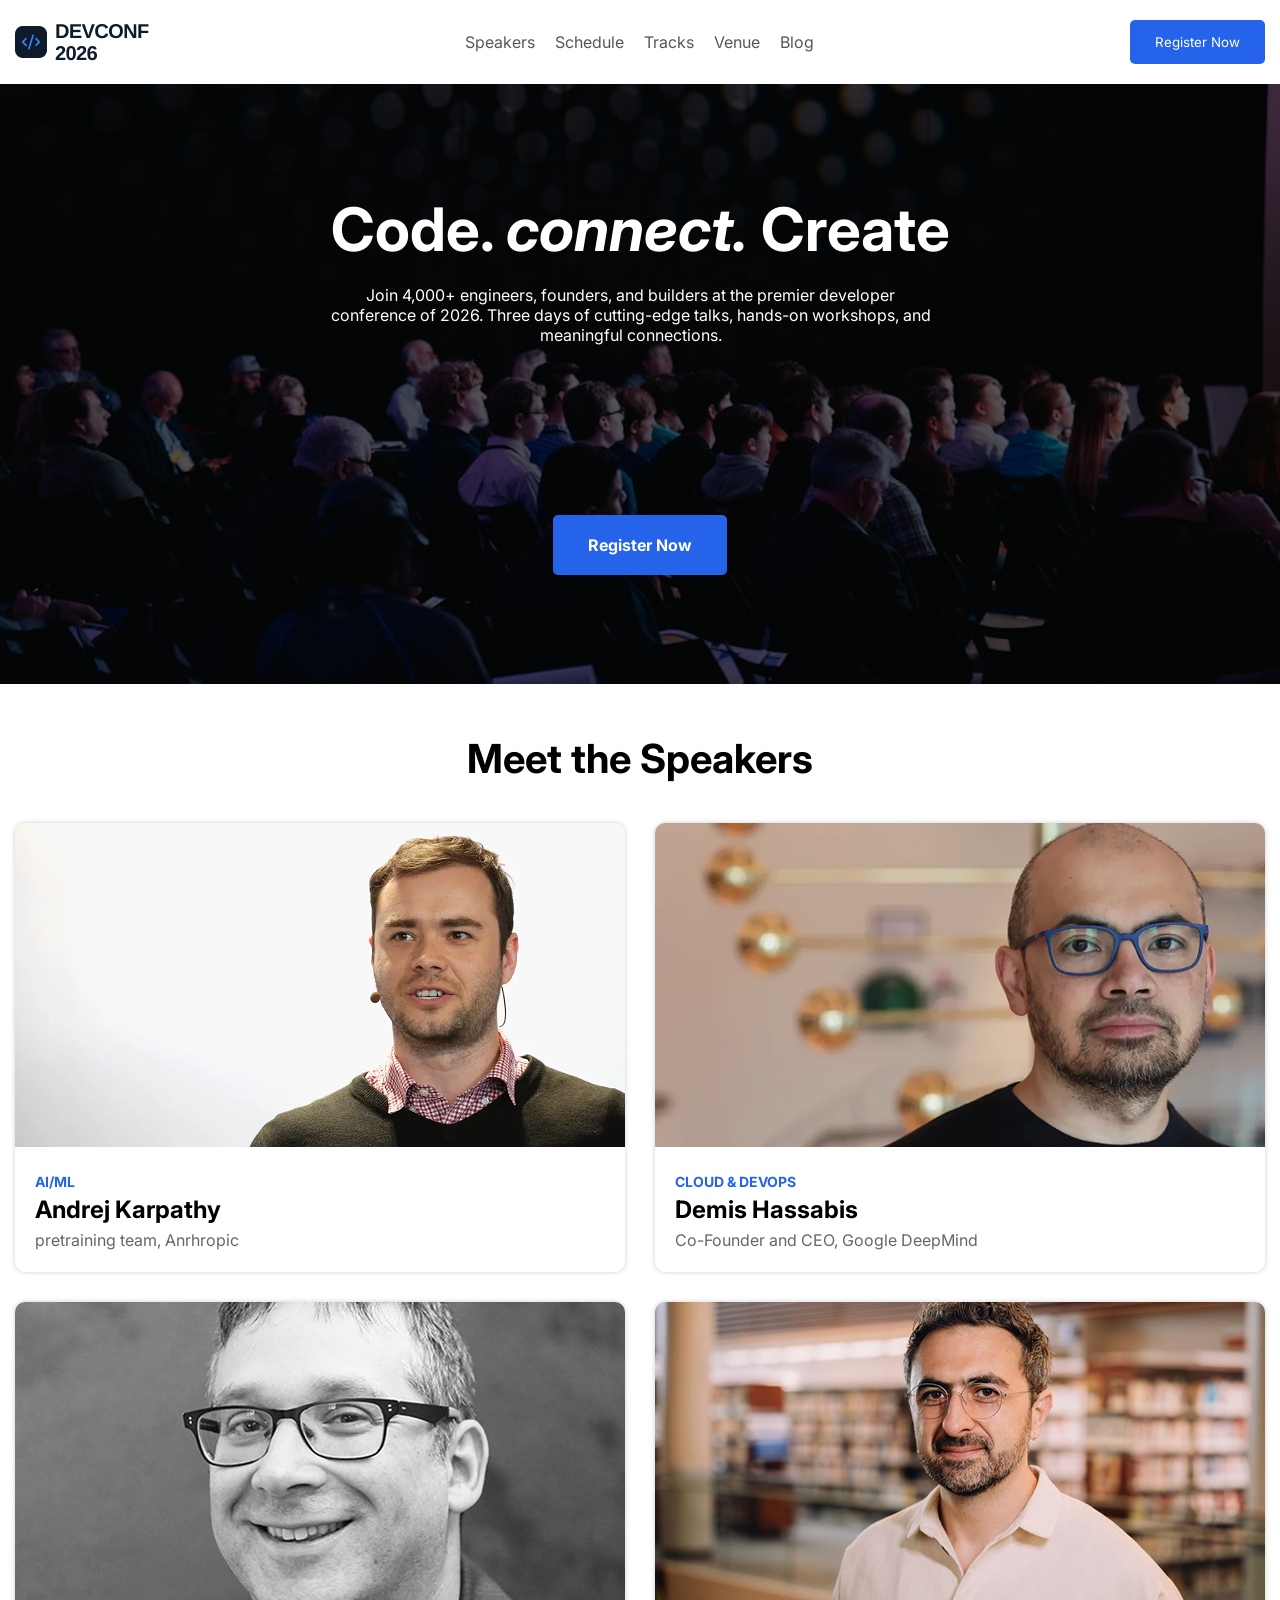
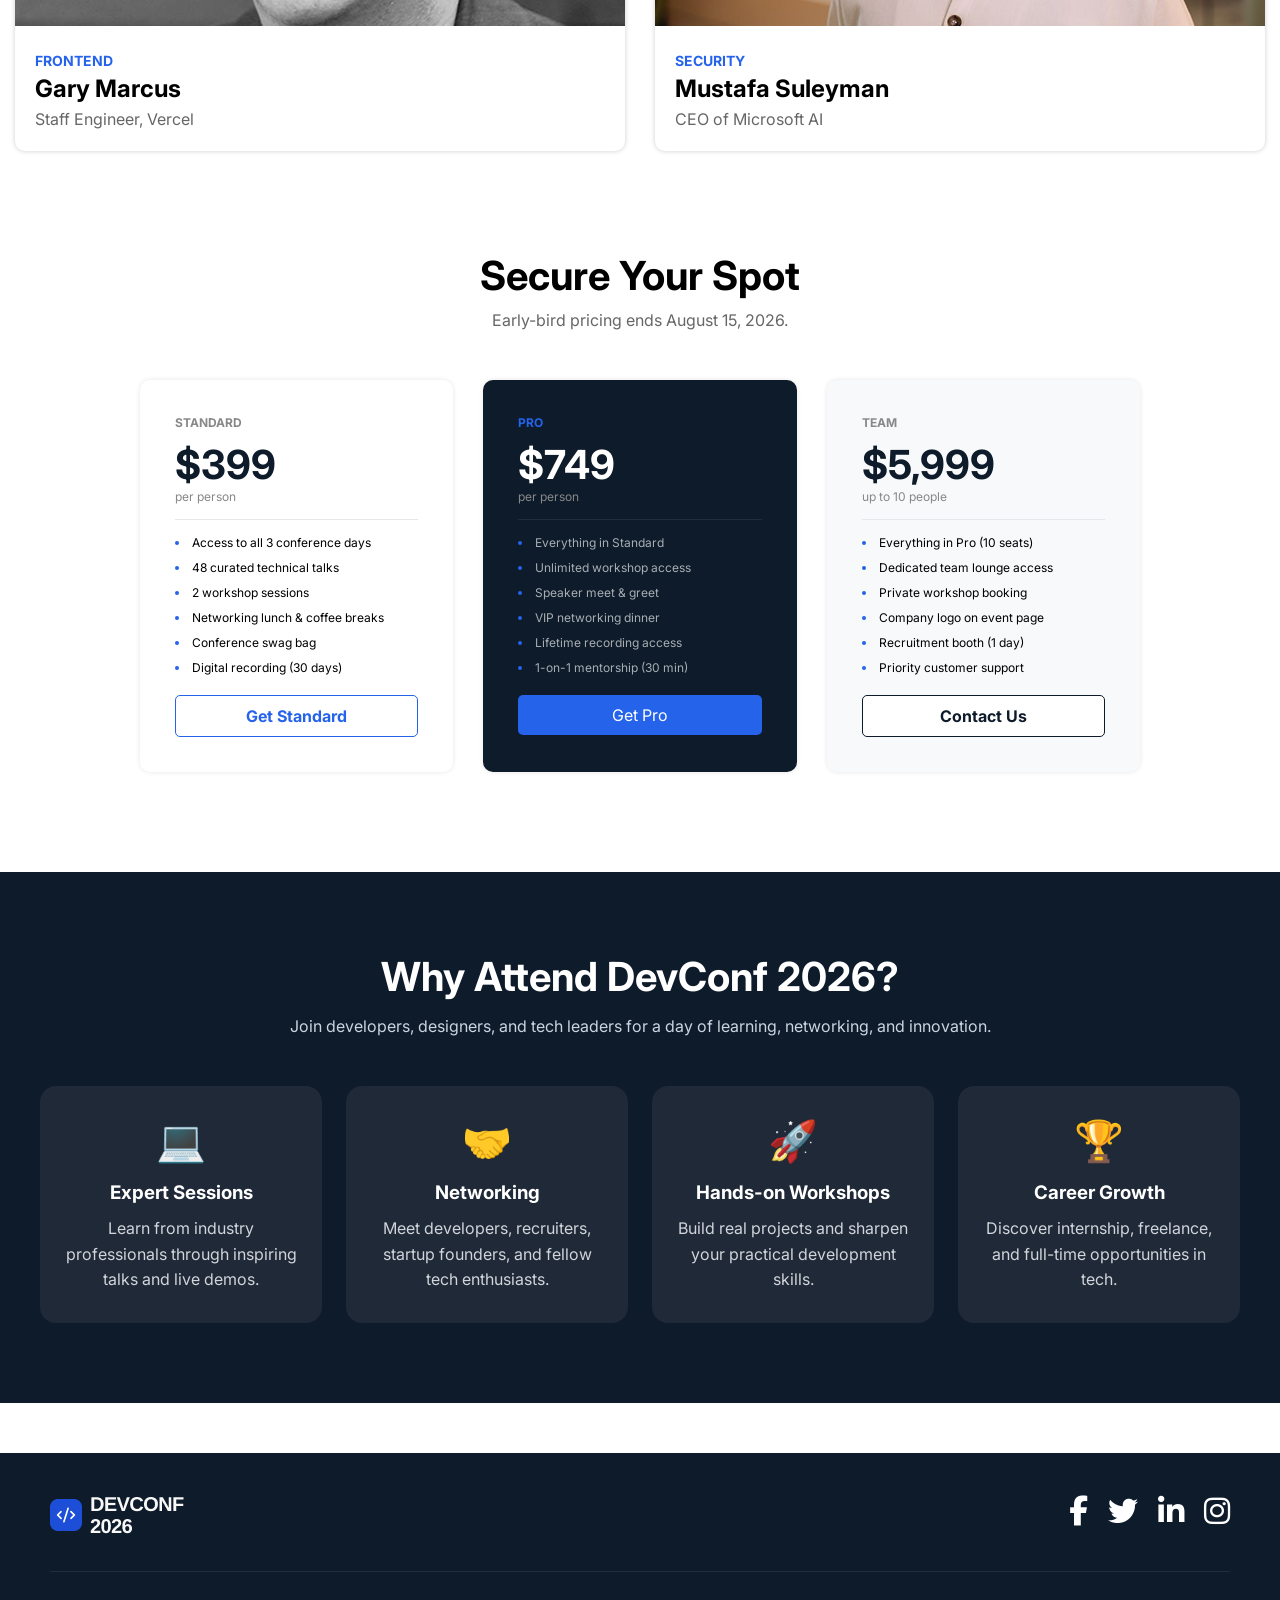
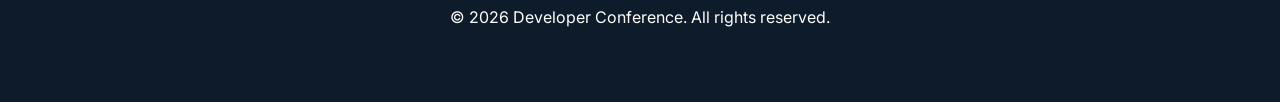
<file: index.html>
<!DOCTYPE html>
<html lang="en">

<head>
    <meta charset="UTF-8">
    <meta name="viewport" content="width=device-width, initial-scale=1.0">
    <title>Document</title>

    <link rel="stylesheet" href="./style.css">
    <!--font-awesome -->
    <link rel="stylesheet" href="https://cdnjs.cloudflare.com/ajax/libs/font-awesome/6.5.2/css/all.min.css">

    <!-- google fonts -->
    <link rel="preconnect" href="https://fonts.googleapis.com">
    <link rel="preconnect" href="https://fonts.gstatic.com" crossorigin>
    <link href="https://fonts.googleapis.com/css2?family=Inter:wght@300;400;500;600;700&display=swap" rel="stylesheet">
</head>

<body>

    <header class="container">
        <nav>

            <img src="./images/logo.png">

            <ul>
                <li>Speakers</li>
                <li>Schedule</li>
                <li>Tracks</li>
                <li>Venue</li>
                <li>Blog</li>
            </ul>

            <button class="nav-button">Register Now</button>

        </nav>
    </header>
    <!-- hero section start   -->
    <section class="hero">
        <div class="hero-content">
            <h1>Code. <em>connect.</em> Create</h1>
            <p>Join 4,000+ engineers, founders, and builders at the premier developer conference of 2026. Three days of
                cutting-edge talks, hands-on workshops, and meaningful connections.</p>
            <button class="hero-button">Register Now</button>
        </div>
    </section>
    <!-- hero section end     -->

    <!-- meet the speakers section start -->
    <section class="speakers container">
        <h2 class="section-two-heading">Meet the Speakers</h2>
        <div class="speakers-container">
            <div class="speakers-card">
                <img src="./images/andrej.png" alt="Andrej Karpathy">
                <div class="speakers-card-text">
                    <h5>AI/ML</h5>
                    <h3>Andrej Karpathy</h3>
                    <p>pretraining team, Anrhropic</p>
                </div>
            </div>
            <div class="speakers-card">
                <img src="./images/demis.png" alt="Demis Hassabis">
                <div class="speakers-card-text">

                    <h5>CLOUD & DEVOPS</h5>
                    <h3>Demis Hassabis</h3>
                    <p>Co-Founder and CEO, Google DeepMind</p>
                </div>
            </div>
            <div class="speakers-card">
                <img src="./images/gary.png" alt="Gary Marcus">

                <div class="speakers-card-text">
                    <h5>FRONTEND</h5>
                    <h3>Gary Marcus</h3>
                    <p>Staff Engineer, Vercel</p>
                </div>
            </div>
            <div class="speakers-card">
                <img src="./images/mustafa.png" alt="Mustafa Suleyman">

                <div class="speakers-card-text">
                    <h5>SECURITY</h5>
                    <h3>Mustafa Suleyman</h3>
                    <p>CEO of Microsoft AI</p>
                </div>
            </div>
        </div>
    </section>
    <!-- Meet the speakers section end -->

    <!-- Secure Your Spot section start -->
    <section class="spot-container">
        <div class="Secure-your-spot">
            <h1>Secure Your Spot</h1>
            <p>Early-bird pricing ends August 15, 2026.</p>
        </div>
        <!-- pricing cards start -->
        <div class="pricing-container">
            <div class="pricing-card">
                <div class="card-head">
                    <h6>STANDARD</h6>
                    <p class="price">$399</p>
                    <p class="head-bottom">per person</p>
                    <hr class="card-head-hr">
                </div>
                <ol>
                    <li>Access to all 3 conference days</li>
                    <li>48 curated technical talks</li>
                    <li>2 workshop sessions</li>
                    <li>Networking lunch & coffee breaks</li>
                    <li>Conference swag bag</li>
                    <li>Digital recording (30 days)</li>
                </ol>
                <button class="button-1">Get Standard</button>
            </div>

            <div class="pricing-card design-card">
                <div class="card-head">
                    <h6 class="second-card-head-text">PRO</h6>
                    <p class="middle-card-price">$749</p>
                    <p class="head-bottom">per person</p>
                </div>
                <hr class="card-head-hr-middle">
                <ol class="second-card-ol">
                    <li>Everything in Standard</li>
                    <li>Unlimited workshop access</li>
                    <li>Speaker meet & greet</li>
                    <li>VIP networking dinner</li>
                    <li>Lifetime recording access</li>
                    <li>1-on-1 mentorship (30 min)</li>
                </ol>
                <button class="button-2">Get Pro</button>
            </div>

            <div class="pricing-card last-pricing-card">
                <div class="card-head">
                    <h6>TEAM</h6>
                    <p class="price">$5,999</p>
                    <p class="head-bottom">up to 10 people</p>
                </div>
                <hr class="card-head-hr">
                <ol>
                    <li>Everything in Pro (10 seats)</li>
                    <li>Dedicated team lounge access</li>
                    <li>Private workshop booking</li>
                    <li>Company logo on event page</li>
                    <li>Recruitment booth (1 day)</li>
                    <li>Priority customer support</li>
                </ol>
                <button class="button-3">Contact Us</button>
            </div>
        </div>
    </section>

    <!-- Secure Your Spot section end -->

    <!-- Placeholder section_AI challenge Start  -->

    <section class="why-attend container">

        <div class="container">
            <h2>Why Attend DevConf 2026?</h2>
            <p>Join developers, designers, and tech leaders for a day of learning, networking, and innovation.</p>

            <div class="features">
                <div class="feature-card">
                    <div class="icon">💻</div>
                    <h3>Expert Sessions</h3>
                    <p>Learn from industry professionals through inspiring talks and live demos.</p>
                </div>

                <div class="feature-card">
                    <div class="icon">🤝</div>
                    <h3>Networking</h3>
                    <p>Meet developers, recruiters, startup founders, and fellow tech enthusiasts.</p>
                </div>

                <div class="feature-card">
                    <div class="icon">🚀</div>
                    <h3>Hands-on Workshops</h3>
                    <p>Build real projects and sharpen your practical development skills.</p>
                </div>

                <div class="feature-card">
                    <div class="icon">🏆</div>
                    <h3>Career Growth</h3>
                    <p>Discover internship, freelance, and full-time opportunities in tech.</p>
                </div>
            </div>
        </div>
    </section>

    <!-- Placeholder section_AI challenge end   -->

    <!-- Footer section start -->
    <footer class="footer">
        <div class="footer-content ">
            <div class="footer-logo">
                <img src="./images/footer-logo.png">
            </div>

            <div class="footer-icons">
                <a href="#"><i class="fab fa-facebook-f"></i></a>
                <a href="#"><i class="fab fa-twitter"></i></a>
                <a href="#"><i class="fab fa-linkedin-in"></i></a>
                <a href="#"><i class="fab fa-instagram"></i></a>
            </div>
        </div>
        <hr class="footer-hr ">
        <p class="footer-text ">&copy; 2026 Developer Conference. All rights reserved.</p>

    </footer>
    <!-- Footer section end -->
</body>

</html>
</file>
<file: style.css>
*{
    margin: 0;
    padding: 0;
    font-family: "Inter", sans-serif;
}
.container{
    max-width: 1250px;
    margin: auto;
}

header{
    background-color: #ffffff;
    
    
}

nav{
    display: flex;
    justify-content: space-between;
    font-size: 16px;
    color: #575757;
    margin: auto;
    margin-top: 20px;
    margin-bottom: 20px;

}

ul{
    display: flex;
    justify-content: space-between;
    align-items: center;
    gap: 20px;
    list-style-type: none;
   
 
}

nav .nav-button{
    background-color: #2563EB;
    color: #ffffff;
    padding: 0px 25px;
    border: none;
    border-radius: 5px;
    cursor: pointer;
}
/*  */

.hero{
    background-image:linear-gradient(rgba(0,0,0,0.65), rgba(0,0,0,0.65)), url('./images/banner.jpg');
    background-size: cover;
    background-position: center;
    height: 600px;
    display: flex;
    justify-content: center;
    align-items: center;
    color: #ffffff;
    text-align: center;
}

.hero-content{
    max-width: 800px;
}
.hero h1{
    font-size: 60px;
    font-weight: bold;
    margin-bottom: 20px;
}
.hero p{
    max-width: 600px;
    font-size: 16px; 
    margin-bottom: 20px;
}
.hero .hero-button{
    background-color:  #2563EB;
    color: #ffffff;
    padding: 20px 35px;
    border: none;
    border-radius: 5px;
    cursor: pointer;
    font-size: 16px;
    font-weight: bold;
    margin-top: 150px;
}

/*meet the speakers start*/
.speakers{
    
    margin-top: 50px;
}
.speakers h2{
    text-align: center;
    color: #000000;
    font-size: 40px;
    margin-bottom: 40px;
}
.speakers-container{
    display: grid;
    grid-template-columns: repeat(2, 1fr);
    gap: 30px;
    margin-bottom: 50px;
}
.speakers-card{
    overflow: hidden;
    border-radius: 10px;
    box-shadow: 0px 0px 5px 0px rgba(0, 0, 0, 0.2);
}
.speakers-card-text{
    padding: 20px;
    line-height: 1.5;
}
.speakers-card-text h3{
    font-size: 24px;
    font-weight: bold;
    
}
.speakers-card-text p{
    font-size: 16px;
    color: #666666;
}
.speakers-card-text h5{
    font-size: 14px;
    font-weight: bold;
    color: #2563EB;
}

 /*meet the speakers end*/

/* secure your spot section start */

.spot-container{
    max-width: 1000px;
    margin-top: 150px;
    margin:auto;
    
}
.Secure-your-spot{
    margin-top: 100px;
    text-align: center;
}
.Secure-your-spot h1{
    font-size: 40px;
    font-weight: bold;
    margin-bottom: 10px;
}
.Secure-your-spot p{
    font-size: 16px;
    color: #666666;
    
}
.card-head h6{
    font-size: 12px;
    color: #888888;
    margin-bottom: 10px;
}
.card-head .price{
    font-size: 40px;
    font-weight: bold;
    color: #0D1B2A;    
}
.card-head .middle-card-price{
    font-size: 40px;
    font-weight: bold;
    color: #ffffff;    
}
.card-head p.head-bottom{
    font-size: 12px;
    color: #888888;
}

.card-head-hr{
    margin: 15px 0;
    border: none;
    border-top: 1px solid #E5E7EB;
}
.card-head-hr-middle{
    margin: 15px 0;
    border: none;
    border-top: 1px solid #ffffff14;
}

.pricing-container{
    display: flex;
    justify-content: center;
    align-items: stretch;
    gap: 30px;
}

.pricing-container .pricing-card{
    flex: 1;
    display: flex;
    flex-direction: column;
    margin-top: 50px;
    border-radius: 10px;
    box-shadow: 0px 0px 5px 0px rgba(0, 0, 0, 0.1);
    padding:35px;
    
}
.pricing-container .last-pricing-card{
    flex: 1;
    display: flex;
    flex-direction: column;
    background-color: #F8F9FB;
    margin-top: 50px;
    border-radius: 10px;
    box-shadow: 0px 0px 5px 0px rgba(0, 0, 0, 0.1);
    padding:35px;
       
}
.design-card{
    background-color: #0D1B2A;
     
}
h6.second-card-head-text{
    color: #2563EB;
}
ol.second-card-ol{
    color: #ffffffa4;
}
.pricing-container .pricing-card ol{
    list-style-type: disc;
    list-style-position: inside;   
}
.pricing-container .pricing-card ol li{
    
    font-size: 12px;
    margin-bottom: 10px;
}
.pricing-container .pricing-card ol li::marker{
    color: #2563EB;

}
.button-1{
    font-size: 16px;
    font-weight: bold;
    background-color: #ffffff;
    width: 100%;
    padding: 10px 25%;
    margin-top: 10px;
    border:1px solid #2563EB;
    border-radius: 5px;
    color: #2563EB;
    cursor: pointer;

}

.button-2{
    font-size: 16px;
    width: 100%;
    padding: 10px 25%;
    margin-top: 10px;
    border-radius: 5px;
    background-color: #2563EB;
    color: #ffffff;
    border: none;
    cursor: pointer;

}
.button-3{
    font-size: 16px;
    font-weight: bold;
    background-color: #ffffff;
    width: 100%;
    padding: 10px 25%;
    margin-top: 10px;
    border: 1px solid #0D1B2A;
    border-radius: 5px;
    color: #0D1B2A;
    cursor: pointer;

}
/* secure your spot end */

/* Placeholder section_AI challenge start */

.why-attend {
    margin-top: 100px;
  padding: 80px 20px;
  background: #0D1B2A;
  color: #fff;
}

.why-attend .container {
  max-width: 1200px;
  margin: 0 auto;
  text-align: center;
}

.why-attend h2 {
  font-size: 2.5rem;
  margin-bottom: 15px;
}

.why-attend p {
  color: #cbd5e1;
  margin-bottom: 50px;
}

.features {
  display: grid;
  grid-template-columns: repeat(auto-fit, minmax(240px, 1fr));
  gap: 24px;
}

.feature-card {
  background: #1f2937;
  padding: 30px 24px;
  border-radius: 16px;
  transition: transform 0.3s ease, box-shadow 0.3s ease;
}

.icon {
  font-size: 2.5rem;
  margin-bottom: 16px;
}

.feature-card h3 {
  margin-bottom: 12px;
}

.feature-card p {
  margin: 0;
  color: #d1d5db;
  line-height: 1.6;
}
/* Placeholder section_AI challenge end */

/* Footer section start */
.footer{
    background-color: #0D1B2A;
    color: #ffffff;
    margin-top: 50px;
    padding: 25px 50px;
}
.footer-content{
    display: flex;
    justify-content: space-between;
    padding: 15px 0;
}

.footer-icons{
    display: flex;
    gap: 20px;
}

.footer-icons a{
    font-size: 30px;
    color: #ffffff;
}
.footer-hr{
    width: 100%;
    margin: 15px 0;
    border: none;
    border-top: 1px solid #ffffff14;
}
.footer-text{
    margin-top: 35px;
    margin-bottom: 50px;
    font-size: 16px;
    text-align: center;
}
/* Footer section end */
</file>
